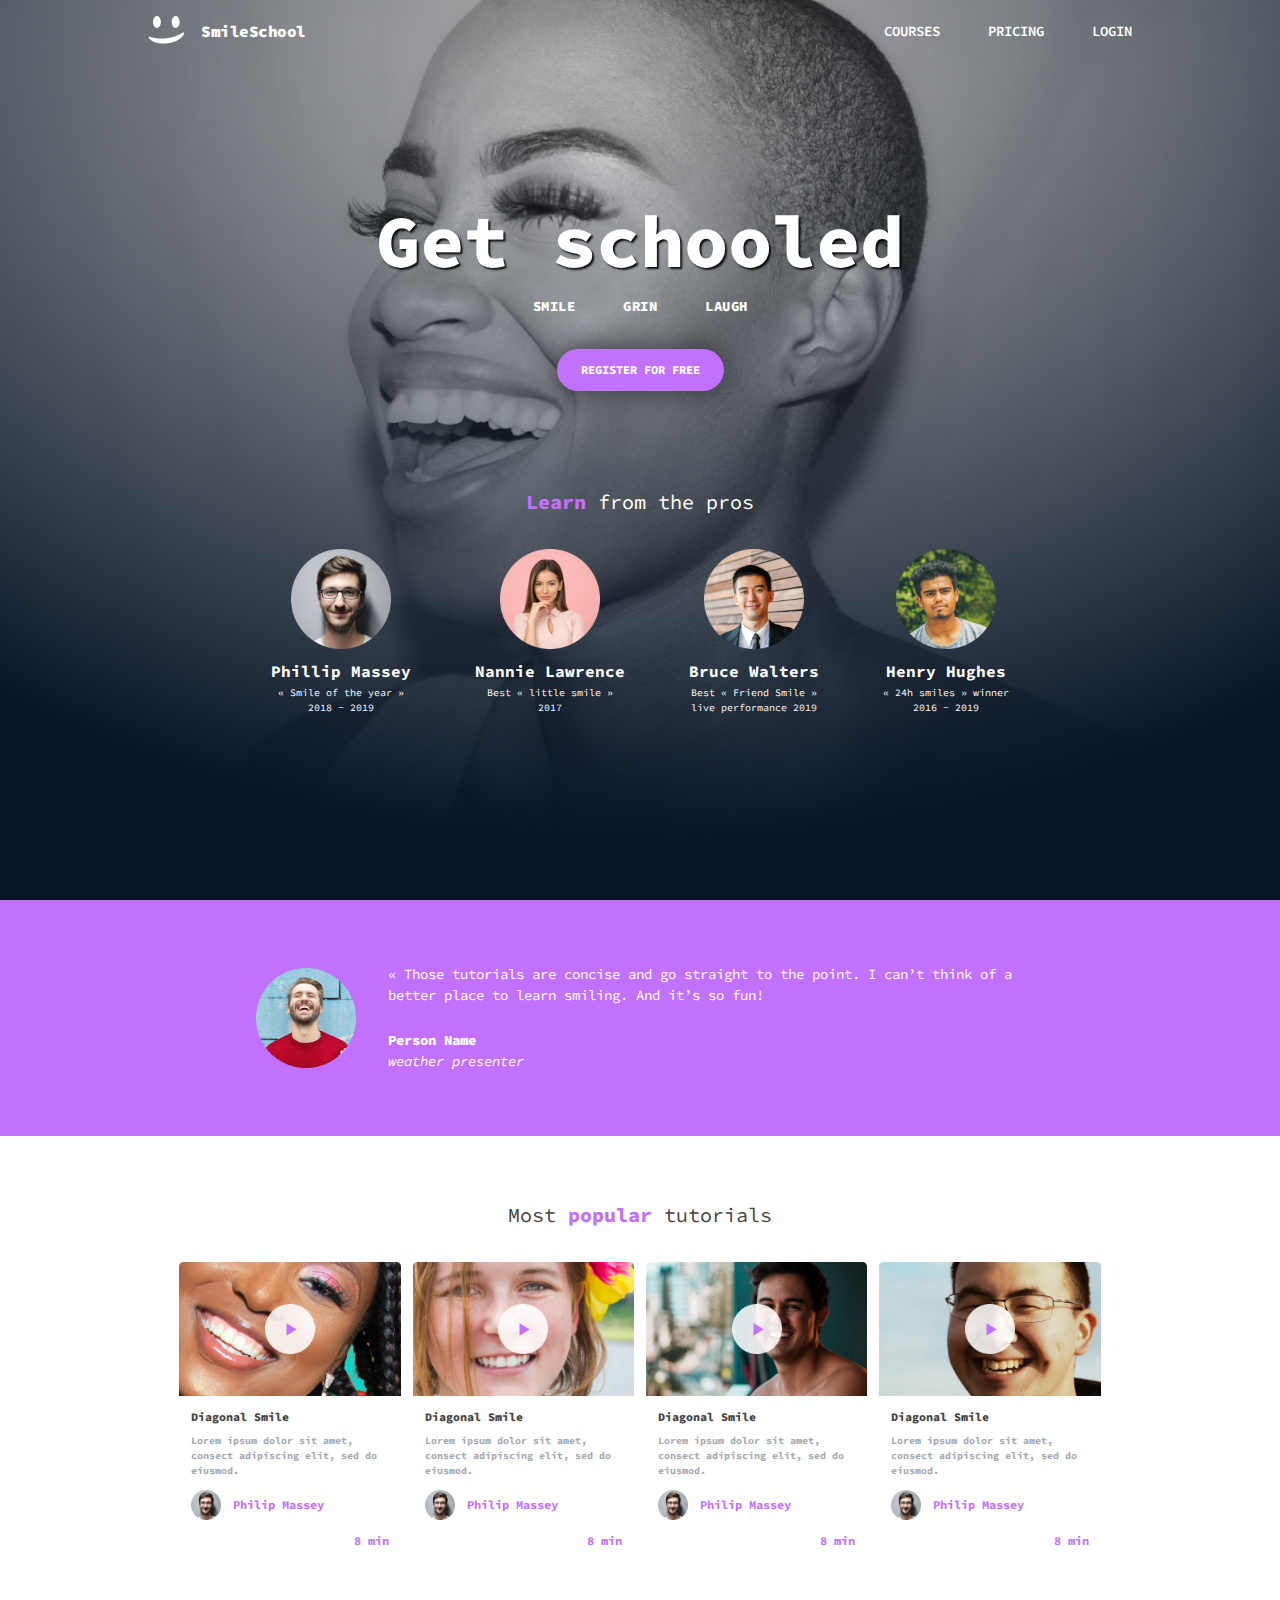
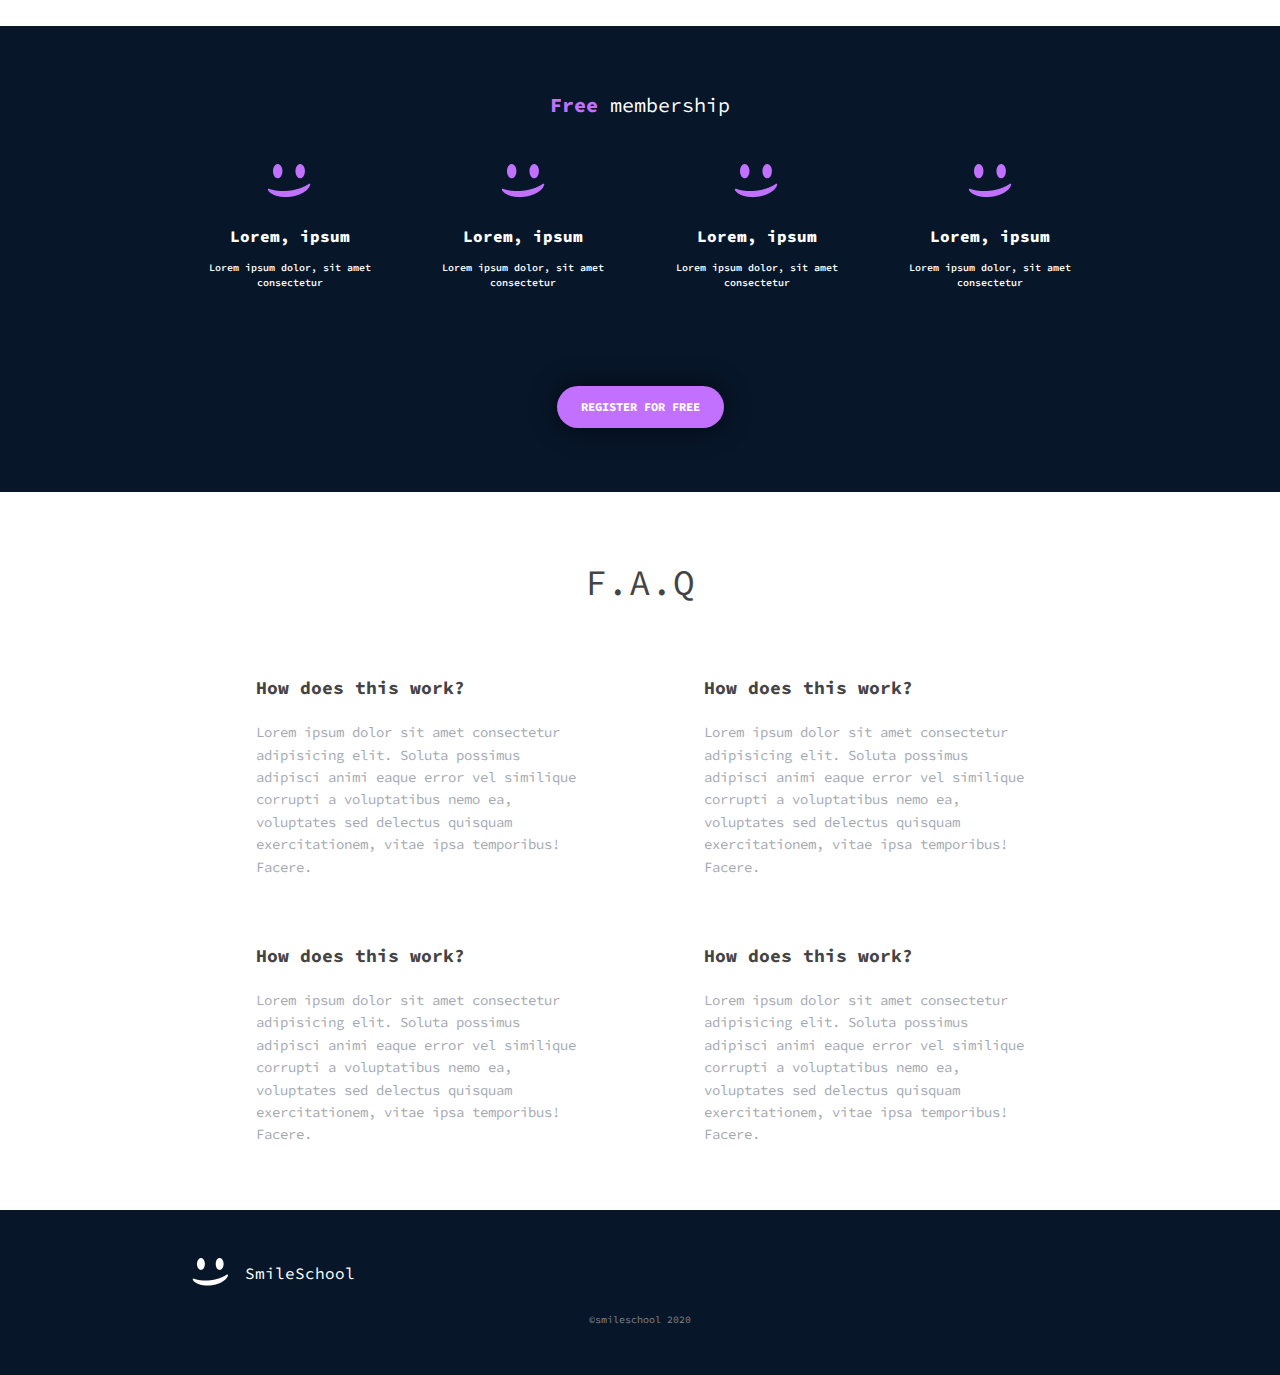
<file: css_advanced/index.html>
<!DOCTYPE html>
<html lang="en">
	<head>
		<meta charset="UTF-8" />
		<meta name="viewport" content="width=device-width, initial-scale=1.0" />

		<!-- fontawesome -->
		<link
			rel="stylesheet"
			href="https://cdnjs.cloudflare.com/ajax/libs/font-awesome/6.6.0/css/all.min.css"
			integrity="sha512-Kc323vGBEqzTmouAECnVceyQqyqdsSiqLQISBL29aUW4U/M7pSPA/gEUZQqv1cwx4OnYxTxve5UMg5GT6L4JJg=="
			crossorigin="anonymous"
			referrerpolicy="no-referrer"
		/>

		<!-- google fonts -->
		<link rel="preconnect" href="https://fonts.googleapis.com" />
		<link rel="preconnect" href="https://fonts.gstatic.com" crossorigin />
		<link
			href="https://fonts.googleapis.com/css2?family=Source+Code+Pro:ital,wght@0,200..900;1,200..900&display=swap"
			rel="stylesheet"
		/>

		<link rel="stylesheet" href="styles.css" />
		<title>School Project</title>
	</head>
	<body>
		<header>
			<nav class="menu">
				<a href="" class="logo"
					><img src="./util/images/smile-orign.png" alt="" />SmileSchool</a
				>
				<ul>
					<li><a href="" class="link course">Courses</a></li>
					<li><a href="" class="link pricing">Pricing</a></li>
					<li><a href="" class="link login">Login</a></li>
				</ul>
				<a href="" class="humburg-menu">
					<i class="fa-solid fa-bars"></i>
				</a>
				<a href="" class="cancel">
					<i class="fa-solid fa-xmark"></i>
				</a>
			</nav>
		</header>

		<main>
			<section id="main-part">
				<div>
					<h1>Get schooled</h1>
					<p class="faces">
						<span>smile</span> <span>grin</span> <span>laugh</span>
					</p>
					<button class="register">register for free</button>
				</div>

				<div class="pro-section">
					<h2 class="heading-secondary">
						<span class="purple-text">Learn</span> from the pros
					</h2>
					<div class="pros">
						<figure class="pro">
							<img src="./util/images/pro1.png" alt="" class="avatar" />
							<figcaption>
								<h4 class="pro-heading">Phillip Massey</h4>
								<p class="pro-text">
									« Smile of the year » <br />
									2018 - 2019
								</p>
							</figcaption>
						</figure>
						<figure class="pro">
							<img src="./util/images/pro2.png" alt="" class="avatar" />
							<figcaption>
								<h4 class="pro-heading">Nannie Lawrence</h4>
								<p class="pro-text">
									Best « little smile » <br />
									2017
								</p>
							</figcaption>
						</figure>
						<figure class="pro">
							<img src="./util/images/pro3.png" alt="" class="avatar" />
							<figcaption>
								<h4 class="pro-heading">Bruce Walters</h4>
								<p class="pro-text">
									Best « Friend Smile » <br />
									live performance 2019
								</p>
							</figcaption>
						</figure>
						<figure class="pro">
							<img src="./util/images/pro4.png" alt="" class="avatar" />
							<figcaption>
								<h4 class="pro-heading">Henry Hughes</h4>
								<p class="pro-text">
									« 24h smiles » winner <br />
									2016 - 2019
								</p>
							</figcaption>
						</figure>
					</div>
				</div>
			</section>

			<section id="quote-section">
				<div class="wrapper">
					<img src="./util/images/testimonial.png" class="avatar" alt="" />
					<div class="testimonial">
						<blockquote>
							« Those tutorials are concise and go straight to the point. I
							can’t think of a better place to learn smiling. And it’s so fun!
						</blockquote>
						<h4 class="author">Person Name</h4>
						<p class="career"><em>weather presenter</em></p>
					</div>
				</div>
			</section>

			<section id="tutorial-section">
				<h2 class="heading-secondary">
					Most <span class="purple-text">popular</span> tutorials
				</h2>
				<div class="tutorials">
					<div class="tutorial">
						<div class="preview">
							<img
								class="tutorial-preview"
								src="./util/images/preview.png"
								alt=""
							/>
							<img class="play" src="./util/images/play.png" alt="" />
						</div>
						<div class="container">
							<h3 class="tutorial-heading">Diagonal Smile</h3>
							<p class="tutorial-text">
								Lorem ipsum dolor sit amet, consect adipiscing elit, sed do
								eiusmod.
							</p>

							<div class="author-details">
								<img
									src="./util/images/pro1.png"
									alt=""
									class="tutorial-author-avatar"
								/>
								<h6 class="tutorial-author-name">Philip Massey</h6>
							</div>

							<div class="tutorial-rating">
								<div class="stars">
									<span><i class="fa-solid fa-star"></i></span>
									<span><i class="fa-solid fa-star"></i></span>
									<span><i class="fa-solid fa-star"></i></span>
									<span><i class="fa-solid fa-star"></i></span>
									<span><i class="fa-solid fa-star"></i></span>
								</div>
								<p class="tutorial-lenght">8 min</p>
							</div>
						</div>
					</div>
					<div class="tutorial">
						<div class="preview">
							<img
								class="tutorial-preview"
								src="./util/images/preview (1).png"
								alt=""
							/>
							<img class="play" src="./util/images/play.png" alt="" />
						</div>
						<div class="container">
							<h3 class="tutorial-heading">Diagonal Smile</h3>
							<p class="tutorial-text">
								Lorem ipsum dolor sit amet, consect adipiscing elit, sed do
								eiusmod.
							</p>

							<div class="author-details">
								<img
									src="./util/images/pro1.png"
									alt=""
									class="tutorial-author-avatar"
								/>
								<h6 class="tutorial-author-name">Philip Massey</h6>
							</div>

							<div class="tutorial-rating">
								<div class="stars">
									<span><i class="fa-solid fa-star"></i></span>
									<span><i class="fa-solid fa-star"></i></span>
									<span><i class="fa-solid fa-star"></i></span>
									<span><i class="fa-solid fa-star"></i></span>
									<span><i class="fa-solid fa-star"></i></span>
								</div>
								<p class="tutorial-lenght">8 min</p>
							</div>
						</div>
					</div>
					<div class="tutorial">
						<div class="preview">
							<img
								class="tutorial-preview"
								src="./util/images/preview (2).png"
								alt=""
							/>
							<img class="play" src="./util/images/play.png" alt="" />
						</div>
						<div class="container">
							<h3 class="tutorial-heading">Diagonal Smile</h3>
							<p class="tutorial-text">
								Lorem ipsum dolor sit amet, consect adipiscing elit, sed do
								eiusmod.
							</p>

							<div class="author-details">
								<img
									src="./util/images/pro1.png"
									alt=""
									class="tutorial-author-avatar"
								/>
								<h6 class="tutorial-author-name">Philip Massey</h6>
							</div>

							<div class="tutorial-rating">
								<div class="stars">
									<span><i class="fa-solid fa-star"></i></span>
									<span><i class="fa-solid fa-star"></i></span>
									<span><i class="fa-solid fa-star"></i></span>
									<span><i class="fa-solid fa-star"></i></span>
									<span><i class="fa-solid fa-star"></i></span>
								</div>
								<p class="tutorial-lenght">8 min</p>
							</div>
						</div>
					</div>
					<div class="tutorial">
						<div class="preview">
							<img
								class="tutorial-preview"
								src="./util/images/preview (3).png"
								alt=""
							/>
							<img class="play" src="./util/images/play.png" alt="" />
						</div>
						<div class="container">
							<h3 class="tutorial-heading">Diagonal Smile</h3>
							<p class="tutorial-text">
								Lorem ipsum dolor sit amet, consect adipiscing elit, sed do
								eiusmod.
							</p>

							<div class="author-details">
								<img
									src="./util/images/pro1.png"
									alt=""
									class="tutorial-author-avatar"
								/>
								<h6 class="tutorial-author-name">Philip Massey</h6>
							</div>

							<div class="tutorial-rating">
								<div class="stars">
									<span><i class="fa-solid fa-star"></i></span>
									<span><i class="fa-solid fa-star"></i></span>
									<span><i class="fa-solid fa-star"></i></span>
									<span><i class="fa-solid fa-star"></i></span>
									<span><i class="fa-solid fa-star"></i></span>
								</div>
								<p class="tutorial-lenght">8 min</p>
							</div>
						</div>
					</div>
				</div>
			</section>

			<section id="membership-section">
				<div class="wrapper">
					<h2 class="heading-secondary">
						<span class="purple-text">Free</span> membership
					</h2>
					<div class="memberships">
						<div class="membership">
							<img src="./util/images/smile.png" alt="" />
							<h4 class="membership-title">Lorem, ipsum</h4>
							<p class="membership-text">
								Lorem ipsum dolor, sit amet consectetur
							</p>
						</div>
						<div class="membership">
							<img src="./util/images/smile.png" alt="" />
							<h4 class="membership-title">Lorem, ipsum</h4>
							<p class="membership-text">
								Lorem ipsum dolor, sit amet consectetur
							</p>
						</div>
						<div class="membership">
							<img src="./util/images/smile.png" alt="" />
							<h4 class="membership-title">Lorem, ipsum</h4>
							<p class="membership-text">
								Lorem ipsum dolor, sit amet consectetur
							</p>
						</div>
						<div class="membership">
							<img src="./util/images/smile.png" alt="" />
							<h4 class="membership-title">Lorem, ipsum</h4>
							<p class="membership-text">
								Lorem ipsum dolor, sit amet consectetur
							</p>
						</div>
					</div>
					<button class="register">register for free</button>
				</div>
			</section>

			<section id="faq-section">
				<h2 class="faq-title-section">F.A.Q</h2>
				<div class="faqs">
					<div class="faq">
						<h4 class="faq-heading">How does this work?</h4>
						<p class="faq-text">
							Lorem ipsum dolor sit amet consectetur adipisicing elit. Soluta
							possimus adipisci animi eaque error vel similique corrupti a
							voluptatibus nemo ea, voluptates sed delectus quisquam
							exercitationem, vitae ipsa temporibus! Facere.
						</p>
					</div>
					<div class="faq">
						<h4 class="faq-heading">How does this work?</h4>
						<p class="faq-text">
							Lorem ipsum dolor sit amet consectetur adipisicing elit. Soluta
							possimus adipisci animi eaque error vel similique corrupti a
							voluptatibus nemo ea, voluptates sed delectus quisquam
							exercitationem, vitae ipsa temporibus! Facere.
						</p>
					</div>
					<div class="faq">
						<h4 class="faq-heading">How does this work?</h4>
						<p class="faq-text">
							Lorem ipsum dolor sit amet consectetur adipisicing elit. Soluta
							possimus adipisci animi eaque error vel similique corrupti a
							voluptatibus nemo ea, voluptates sed delectus quisquam
							exercitationem, vitae ipsa temporibus! Facere.
						</p>
					</div>
					<div class="faq">
						<h4 class="faq-heading">How does this work?</h4>
						<p class="faq-text">
							Lorem ipsum dolor sit amet consectetur adipisicing elit. Soluta
							possimus adipisci animi eaque error vel similique corrupti a
							voluptatibus nemo ea, voluptates sed delectus quisquam
							exercitationem, vitae ipsa temporibus! Facere.
						</p>
					</div>
				</div>
			</section>
		</main>

		<footer>
			<div class="footer-content">
				<a href=""
					><img src="./util/images/smile-orign.png" alt="" /> SmileSchool</a
				>
				<div class="footer-nav">
					<ul>
						<li>
							<a href=""><i class="fa-brands fa-facebook"></i></a>
						</li>
						<li>
							<a href=""><i class="fa-brands fa-twitter"></i></a>
						</li>
						<li>
							<a href=""><i class="fa-brands fa-instagram"></i></a>
						</li>
					</ul>
				</div>
			</div>
			<p>&copy;smileschool 2020</p>
		</footer>
		<script src="app.js"></script>
	</body>
</html>
</file>
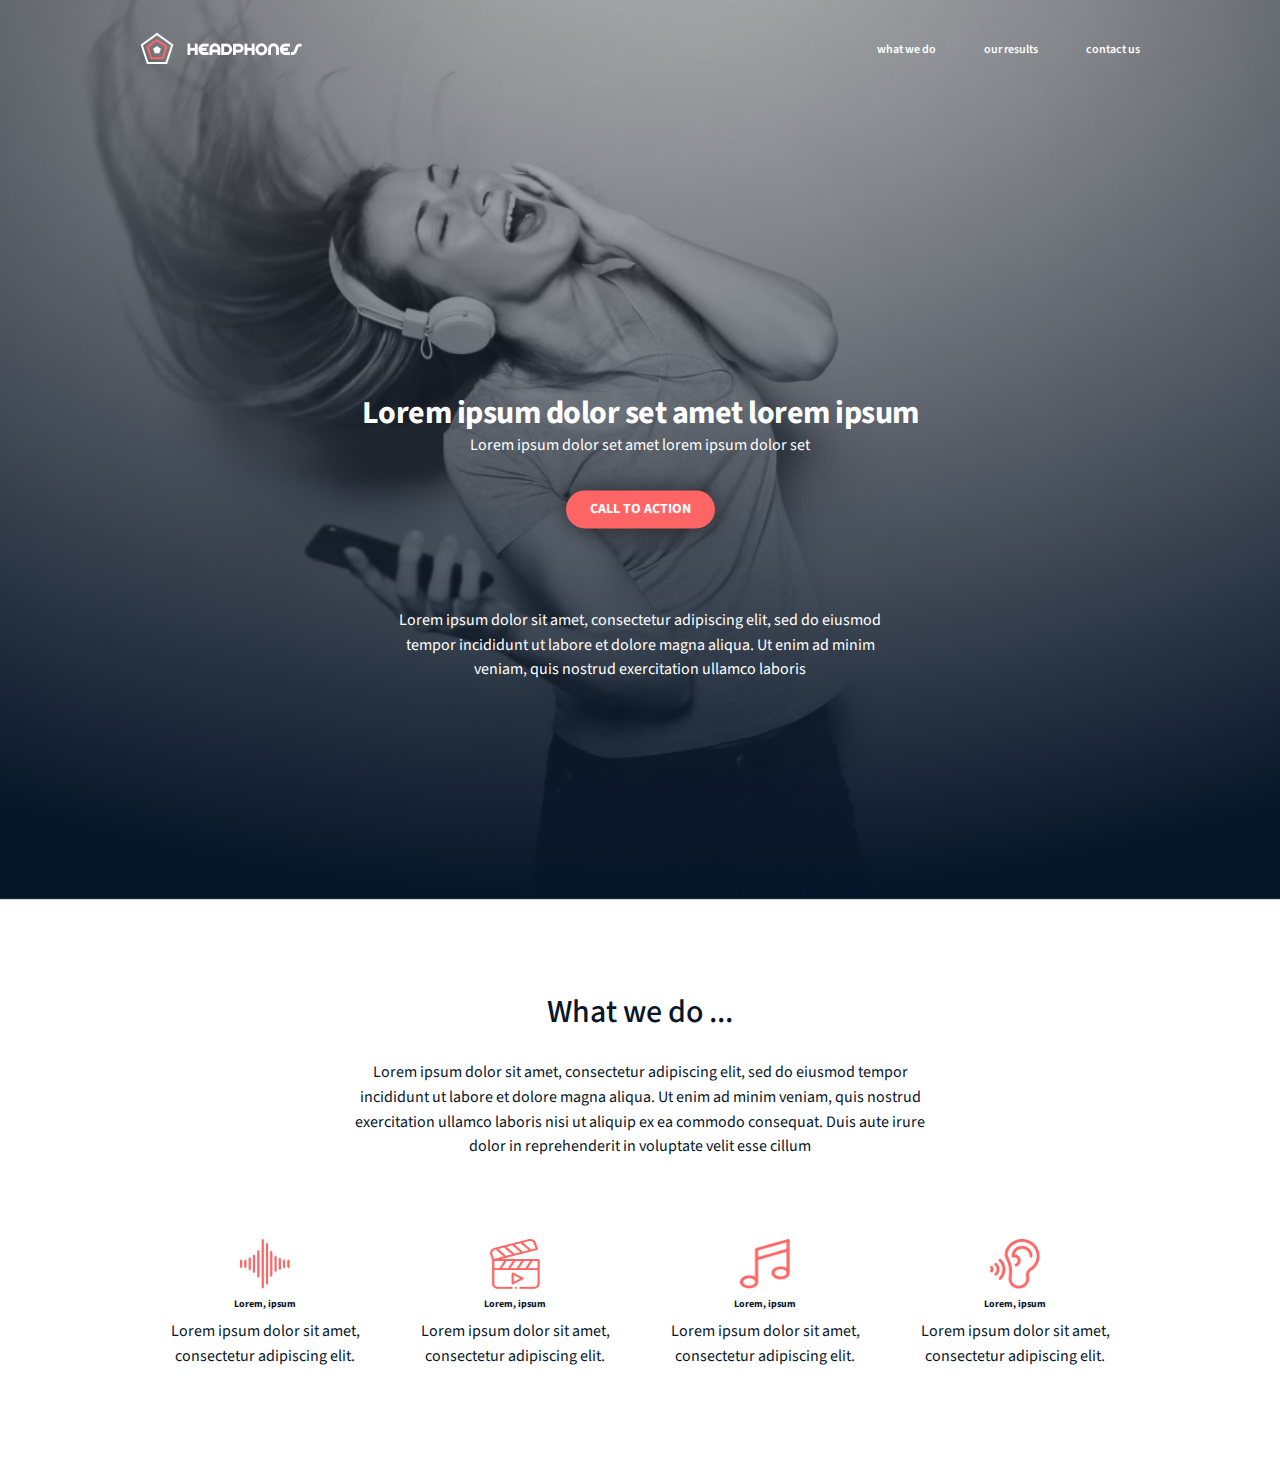
<file: headphones/1-index.html>
<!DOCTYPE html>
<html lang="en">
	<head>
		<meta charset="UTF-8" />
		<meta name="viewport" content="width=device-width, initial-scale=1.0" />
		<!-- Fontawesome cdn -->
		<link
			rel="stylesheet"
			href="https://cdnjs.cloudflare.com/ajax/libs/font-awesome/6.6.0/css/all.min.css"
			integrity="sha512-Kc323vGBEqzTmouAECnVceyQqyqdsSiqLQISBL29aUW4U/M7pSPA/gEUZQqv1cwx4OnYxTxve5UMg5GT6L4JJg=="
			crossorigin="anonymous"
			referrerpolicy="no-referrer"
		/>

		<!-- Google Fonts -->
		<link rel="preconnect" href="https://fonts.googleapis.com" />
		<link rel="preconnect" href="https://fonts.gstatic.com" crossorigin />
		<link
			href="https://fonts.googleapis.com/css2?family=Source+Sans+3:ital,wght@0,200..900;1,200..900&display=swap"
			rel="stylesheet"
		/>
		<link rel="stylesheet" href="style/0-styles.css" />
		<link rel="stylesheet" href="style/1-styles.css" />
		<link rel="stylesheet" href="style/queries.css" />
		<title>Holberton School</title>
	</head>
	<body>
		<header class="">
			<div class="container">
				<a href="" class="logo">
					<img src="./images/logo.png" alt="Logo Image" />
				</a>
				<nav>
					<ul>
						<li><a href="#what-we-do">what we do</a></li>
						<li><a href="#dark">our results</a></li>
						<li><a href="#contact">contact us</a></li>
					</ul>
				</nav>
				<a href="" class="menu" id="triggerId"
					><i class="fa-solid fa-bars"></i
				></a>
				<a href="" class="cancel"><i class="fa-solid fa-xmark"></i></a>
			</div>
		</header>

		<main>
			<section id="hero">
				<div class="container">
					<h1>Lorem ipsum dolor set amet lorem ipsum</h1>
					<p>Lorem ipsum dolor set amet lorem ipsum dolor set</p>
					<a href="" class="cta">call to action</a>
					<p class="description">
						Lorem ipsum dolor sit amet, consectetur adipiscing elit, sed do
						eiusmod tempor incididunt ut labore et dolore magna aliqua. Ut enim
						ad minim veniam, quis nostrud exercitation ullamco laboris
					</p>
				</div>
			</section>

			<section id="what-we-do">
				<div class="container">
					<h2>What we do ...</h2>
					<p>
						Lorem ipsum dolor sit amet, consectetur adipiscing elit, sed do
						eiusmod tempor incididunt ut labore et dolore magna aliqua. Ut enim
						ad minim veniam, quis nostrud exercitation ullamco laboris nisi ut
						aliquip ex ea commodo consequat. Duis aute irure dolor in
						reprehenderit in voluptate velit esse cillum
					</p>

					<div class="icons">
						<div class="card">
							<img src="./images/sound-frecuency.png" alt="" />
							<h4>Lorem, ipsum</h4>
							<p>Lorem ipsum dolor sit amet, consectetur adipiscing elit.</p>
						</div>
						<div class="card">
							<img src="./images/video.png" alt="" />
							<h4>Lorem, ipsum</h4>
							<p>Lorem ipsum dolor sit amet, consectetur adipiscing elit.</p>
						</div>
						<div class="card">
							<img src="./images/music.png" alt="" />
							<h4>Lorem, ipsum</h4>
							<p>Lorem ipsum dolor sit amet, consectetur adipiscing elit.</p>
						</div>
						<div class="card">
							<img src="./images/hearing.png" alt="" />
							<h4>Lorem, ipsum</h4>
							<p>Lorem ipsum dolor sit amet, consectetur adipiscing elit.</p>
						</div>
					</div>
				</div>
			</section>
		</main>

		<script>
			document.querySelector(".menu").addEventListener("click", (e) => {
				document.querySelector("header").classList.add("active");
				document.body.style.overflow = "hidden";
				e.preventDefault();
			});

			document.querySelector(".cancel").addEventListener("click", () => {
				document.querySelector("header").classList.remove("active");
				document.body.style.overflow = "auto";
				e.preventDefault();
			});
		</script>
	</body>
</html>
</file>
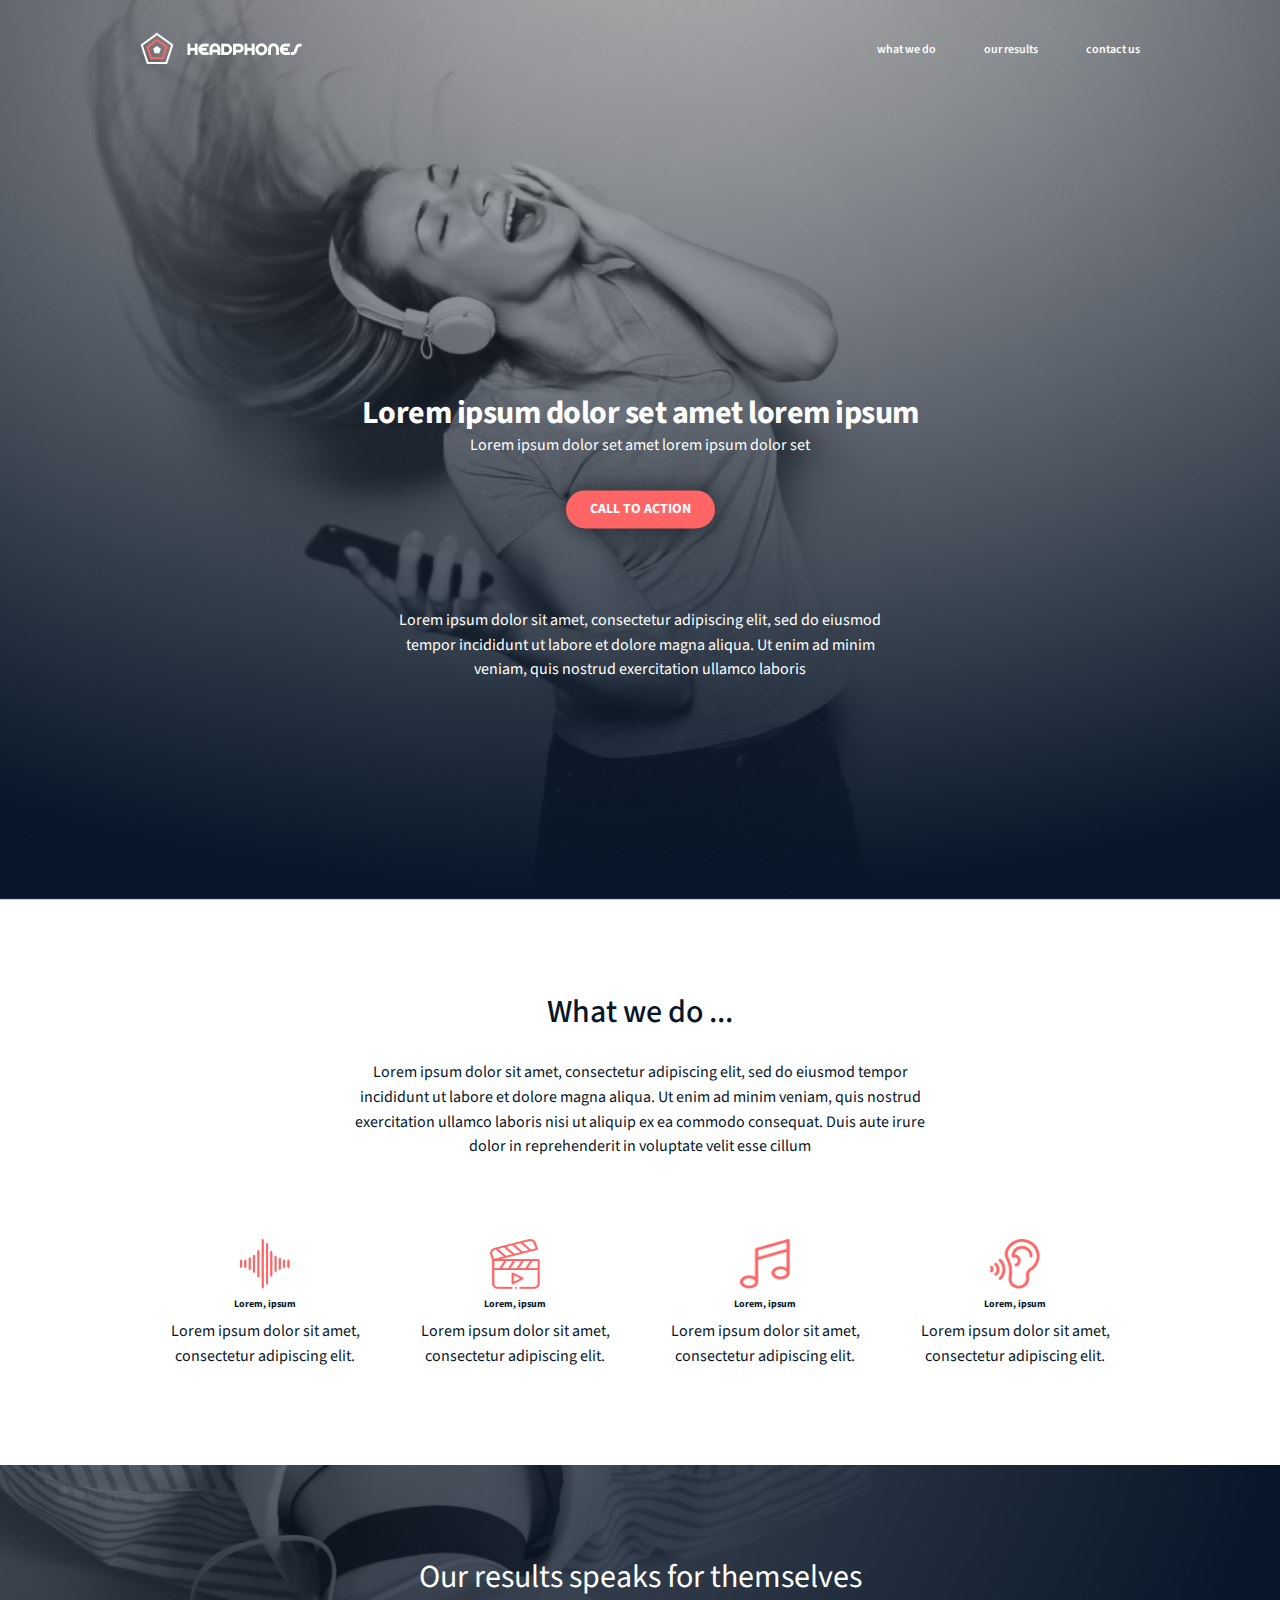
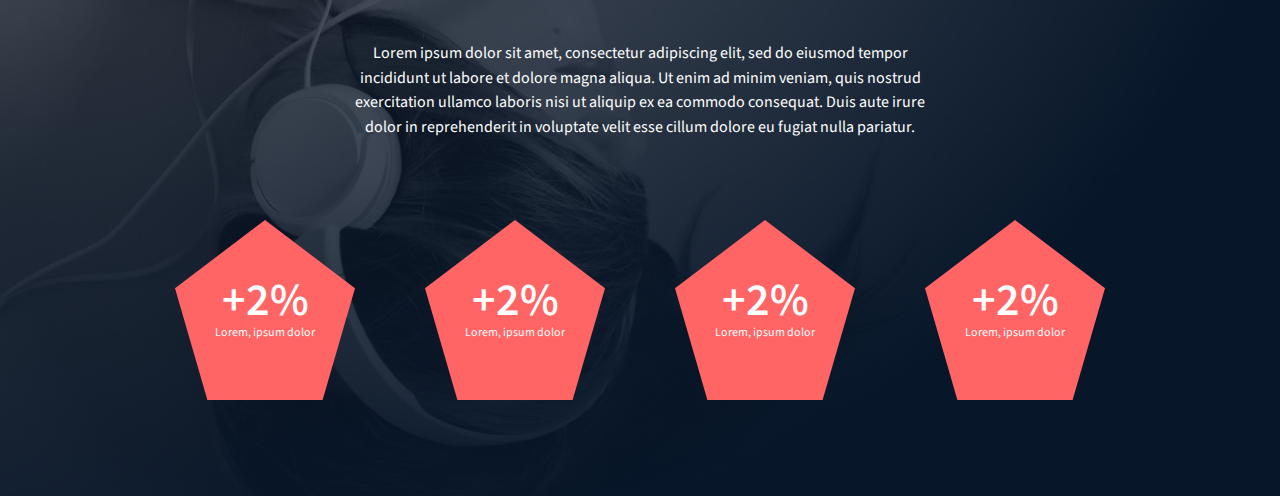
<file: headphones/2-index.html>
<!DOCTYPE html>
<html lang="en">
	<head>
		<meta charset="UTF-8" />
		<meta name="viewport" content="width=device-width, initial-scale=1.0" />
		<!-- Fontawesome cdn -->
		<link
			rel="stylesheet"
			href="https://cdnjs.cloudflare.com/ajax/libs/font-awesome/6.6.0/css/all.min.css"
			integrity="sha512-Kc323vGBEqzTmouAECnVceyQqyqdsSiqLQISBL29aUW4U/M7pSPA/gEUZQqv1cwx4OnYxTxve5UMg5GT6L4JJg=="
			crossorigin="anonymous"
			referrerpolicy="no-referrer"
		/>

		<!-- Google Fonts -->
		<link rel="preconnect" href="https://fonts.googleapis.com" />
		<link rel="preconnect" href="https://fonts.gstatic.com" crossorigin />
		<link
			href="https://fonts.googleapis.com/css2?family=Source+Sans+3:ital,wght@0,200..900;1,200..900&display=swap"
			rel="stylesheet"
		/>
		<link rel="stylesheet" href="style/0-styles.css" />
		<link rel="stylesheet" href="style/1-styles.css" />
		<link rel="stylesheet" href="style/2-styles.css" />
		<link rel="stylesheet" href="style/queries.css" />
		<title>Holberton School</title>
	</head>
	<body>
		<header class="">
			<div class="container">
				<a href="" class="logo">
					<img src="./images/logo.png" alt="Logo Image" />
				</a>
				<nav>
					<ul>
						<li><a href="#what-we-do">what we do</a></li>
						<li><a href="#dark">our results</a></li>
						<li><a href="#contact">contact us</a></li>
					</ul>
				</nav>
				<a href="" class="menu" id="triggerId"
					><i class="fa-solid fa-bars"></i
				></a>
				<a href="" class="cancel"><i class="fa-solid fa-xmark"></i></a>
			</div>
		</header>

		<main>
			<section id="hero">
				<div class="container">
					<h1>Lorem ipsum dolor set amet lorem ipsum</h1>
					<p>Lorem ipsum dolor set amet lorem ipsum dolor set</p>
					<a href="" class="cta">call to action</a>
					<p class="description">
						Lorem ipsum dolor sit amet, consectetur adipiscing elit, sed do
						eiusmod tempor incididunt ut labore et dolore magna aliqua. Ut enim
						ad minim veniam, quis nostrud exercitation ullamco laboris
					</p>
				</div>
			</section>

			<section id="what-we-do">
				<div class="container">
					<h2>What we do ...</h2>
					<p>
						Lorem ipsum dolor sit amet, consectetur adipiscing elit, sed do
						eiusmod tempor incididunt ut labore et dolore magna aliqua. Ut enim
						ad minim veniam, quis nostrud exercitation ullamco laboris nisi ut
						aliquip ex ea commodo consequat. Duis aute irure dolor in
						reprehenderit in voluptate velit esse cillum
					</p>

					<div class="icons">
						<div class="card">
							<img src="./images/sound-frecuency.png" alt="" />
							<h4>Lorem, ipsum</h4>
							<p>Lorem ipsum dolor sit amet, consectetur adipiscing elit.</p>
						</div>
						<div class="card">
							<img src="./images/video.png" alt="" />
							<h4>Lorem, ipsum</h4>
							<p>Lorem ipsum dolor sit amet, consectetur adipiscing elit.</p>
						</div>
						<div class="card">
							<img src="./images/music.png" alt="" />
							<h4>Lorem, ipsum</h4>
							<p>Lorem ipsum dolor sit amet, consectetur adipiscing elit.</p>
						</div>
						<div class="card">
							<img src="./images/hearing.png" alt="" />
							<h4>Lorem, ipsum</h4>
							<p>Lorem ipsum dolor sit amet, consectetur adipiscing elit.</p>
						</div>
					</div>
				</div>
			</section>

			<section id="dark">
				<div class="container">
					<h2>Our results speaks for themselves</h2>
					<p>
						Lorem ipsum dolor sit amet, consectetur adipiscing elit, sed do
						eiusmod tempor incididunt ut labore et dolore magna aliqua. Ut enim
						ad minim veniam, quis nostrud exercitation ullamco laboris nisi ut
						aliquip ex ea commodo consequat. Duis aute irure dolor in
						reprehenderit in voluptate velit esse cillum dolore eu fugiat nulla
						pariatur.
					</p>
					<div class="dots">
						<div class="dot">
							<div class="content">
								<h4>+2%</h4>
								<p class="dot-text">Lorem, ipsum dolor</p>
							</div>
						</div>
						<div class="dot">
							<div class="content">
								<h4>+2%</h4>
								<p>Lorem, ipsum dolor</p>
							</div>
						</div>
						<div class="dot">
							<div class="content">
								<h4>+2%</h4>
								<p>Lorem, ipsum dolor</p>
							</div>
						</div>
						<div class="dot">
							<div class="content">
								<h4>+2%</h4>
								<p>Lorem, ipsum dolor</p>
							</div>
						</div>
					</div>
				</div>
			</section>
		</main>

		<script>
			document.querySelector(".menu").addEventListener("click", (e) => {
				document.querySelector("header").classList.add("active");
				document.body.style.overflow = "hidden";
				e.preventDefault();
			});

			document.querySelector(".cancel").addEventListener("click", () => {
				document.querySelector("header").classList.remove("active");
				document.body.style.overflow = "auto";
				e.preventDefault();
			});
		</script>
	</body>
</html>
</file>
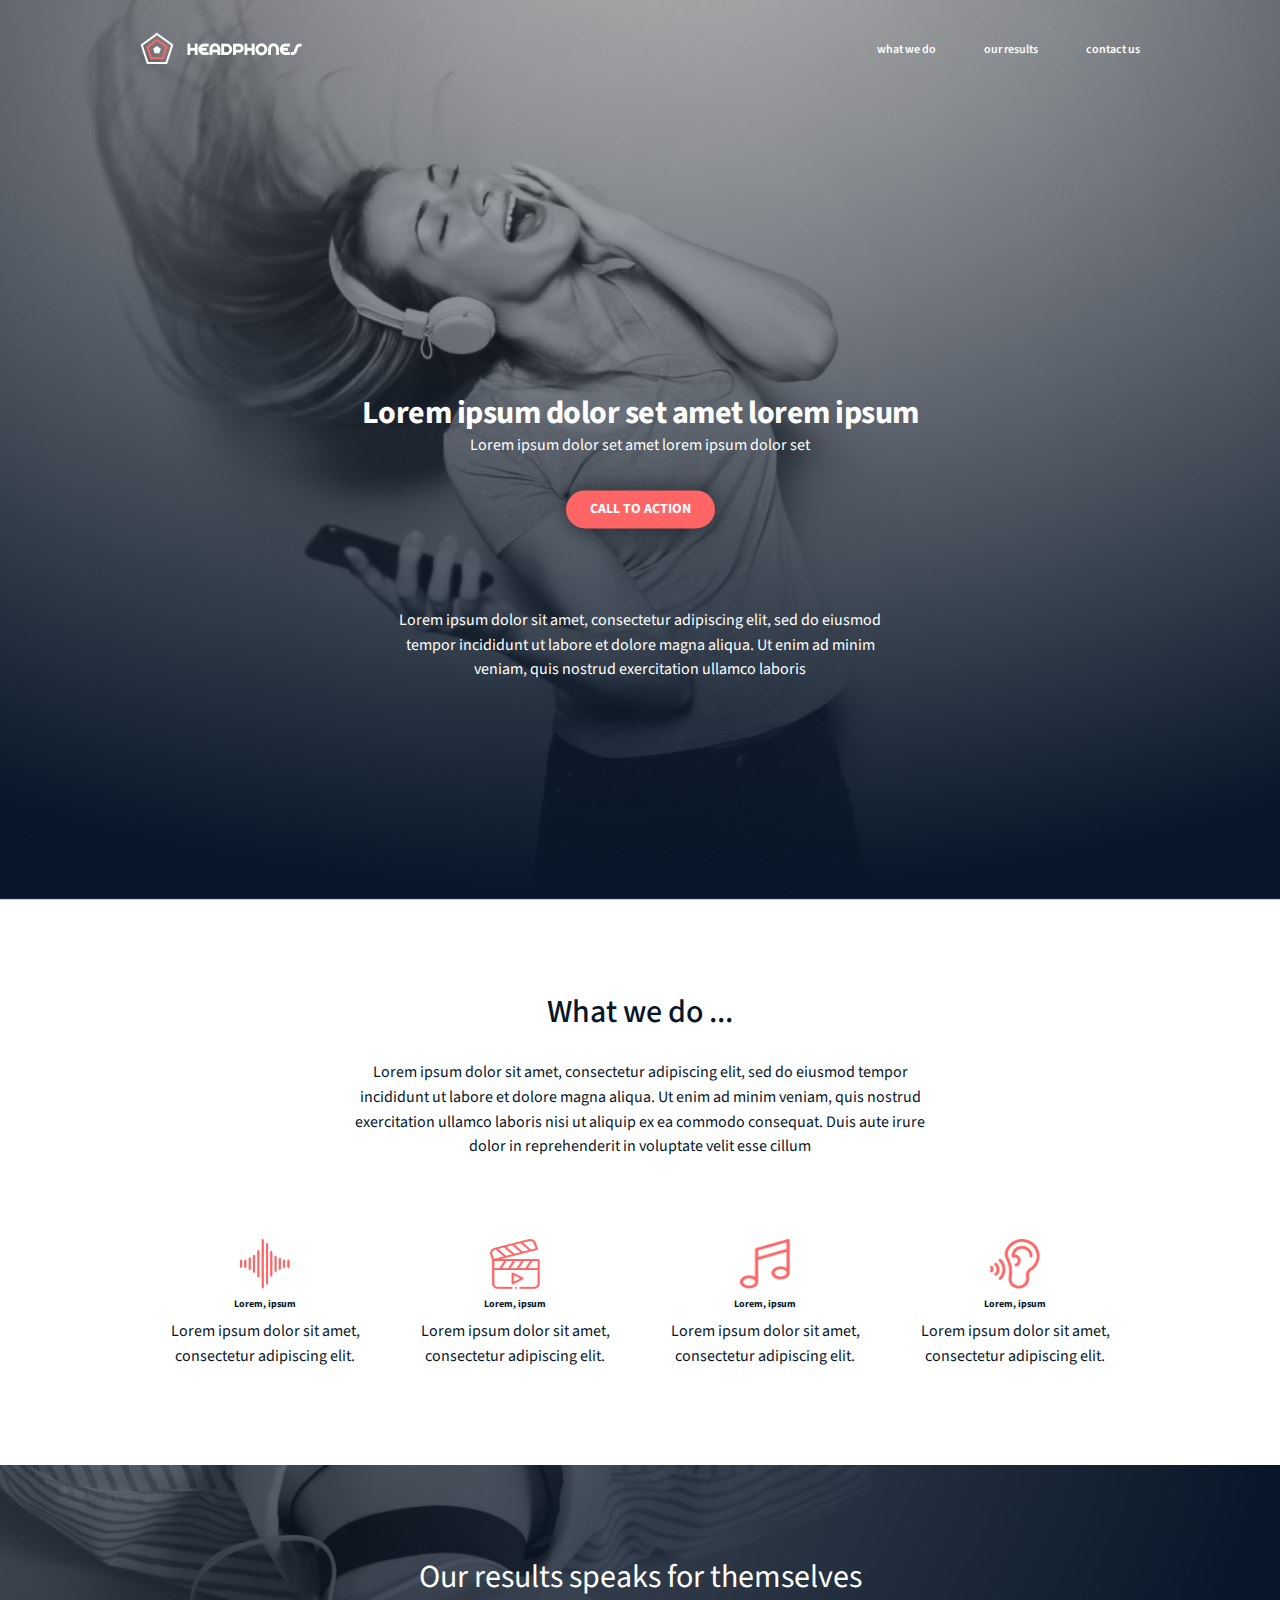
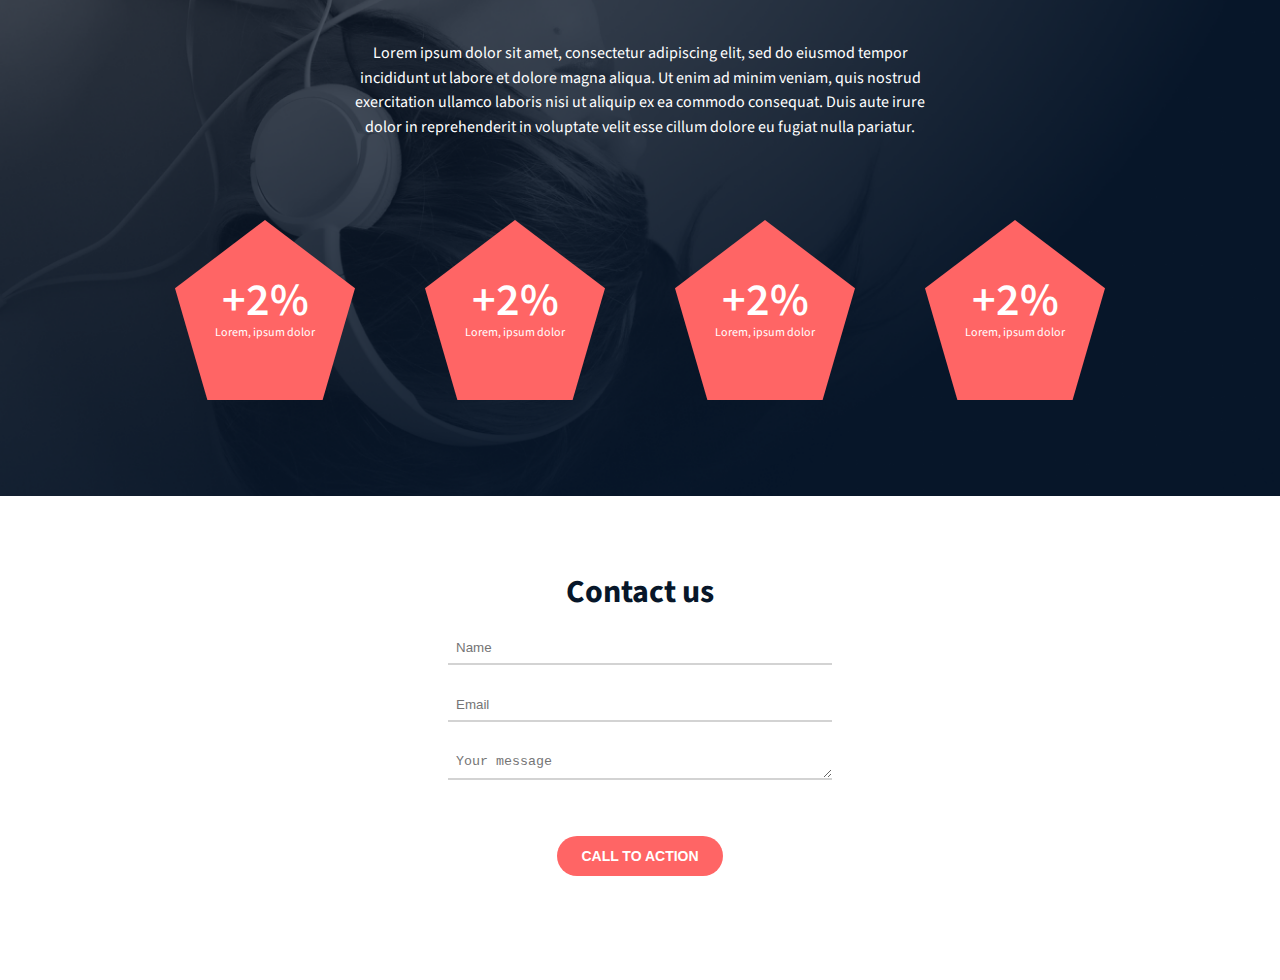
<file: headphones/3-index.html>
<!DOCTYPE html>
<html lang="en">
	<head>
		<meta charset="UTF-8" />
		<meta name="viewport" content="width=device-width, initial-scale=1.0" />
		<!-- Fontawesome cdn -->
		<link
			rel="stylesheet"
			href="https://cdnjs.cloudflare.com/ajax/libs/font-awesome/6.6.0/css/all.min.css"
			integrity="sha512-Kc323vGBEqzTmouAECnVceyQqyqdsSiqLQISBL29aUW4U/M7pSPA/gEUZQqv1cwx4OnYxTxve5UMg5GT6L4JJg=="
			crossorigin="anonymous"
			referrerpolicy="no-referrer"
		/>

		<!-- Google Fonts -->
		<link rel="preconnect" href="https://fonts.googleapis.com" />
		<link rel="preconnect" href="https://fonts.gstatic.com" crossorigin />
		<link
			href="https://fonts.googleapis.com/css2?family=Source+Sans+3:ital,wght@0,200..900;1,200..900&display=swap"
			rel="stylesheet"
		/>
		<link rel="stylesheet" href="style/0-styles.css" />
		<link rel="stylesheet" href="style/1-styles.css" />
		<link rel="stylesheet" href="style/2-styles.css" />
		<link rel="stylesheet" href="style/3-styles.css" />
		<link rel="stylesheet" href="style/queries.css" />
		<title>Holberton School</title>
	</head>
	<body>
		<header class="">
			<div class="container">
				<a href="" class="logo">
					<img src="./images/logo.png" alt="Logo Image" />
				</a>
				<nav>
					<ul>
						<li><a href="#what-we-do">what we do</a></li>
						<li><a href="#dark">our results</a></li>
						<li><a href="#contact">contact us</a></li>
					</ul>
				</nav>
				<a href="" class="menu" id="triggerId"
					><i class="fa-solid fa-bars"></i
				></a>
				<a href="" class="cancel"><i class="fa-solid fa-xmark"></i></a>
			</div>
		</header>

		<main>
			<section id="hero">
				<div class="container">
					<h1>Lorem ipsum dolor set amet lorem ipsum</h1>
					<p>Lorem ipsum dolor set amet lorem ipsum dolor set</p>
					<a href="" class="cta">call to action</a>
					<p class="description">
						Lorem ipsum dolor sit amet, consectetur adipiscing elit, sed do
						eiusmod tempor incididunt ut labore et dolore magna aliqua. Ut enim
						ad minim veniam, quis nostrud exercitation ullamco laboris
					</p>
				</div>
			</section>

			<section id="what-we-do">
				<div class="container">
					<h2>What we do ...</h2>
					<p>
						Lorem ipsum dolor sit amet, consectetur adipiscing elit, sed do
						eiusmod tempor incididunt ut labore et dolore magna aliqua. Ut enim
						ad minim veniam, quis nostrud exercitation ullamco laboris nisi ut
						aliquip ex ea commodo consequat. Duis aute irure dolor in
						reprehenderit in voluptate velit esse cillum
					</p>

					<div class="icons">
						<div class="card">
							<img src="./images/sound-frecuency.png" alt="" />
							<h4>Lorem, ipsum</h4>
							<p>Lorem ipsum dolor sit amet, consectetur adipiscing elit.</p>
						</div>
						<div class="card">
							<img src="./images/video.png" alt="" />
							<h4>Lorem, ipsum</h4>
							<p>Lorem ipsum dolor sit amet, consectetur adipiscing elit.</p>
						</div>
						<div class="card">
							<img src="./images/music.png" alt="" />
							<h4>Lorem, ipsum</h4>
							<p>Lorem ipsum dolor sit amet, consectetur adipiscing elit.</p>
						</div>
						<div class="card">
							<img src="./images/hearing.png" alt="" />
							<h4>Lorem, ipsum</h4>
							<p>Lorem ipsum dolor sit amet, consectetur adipiscing elit.</p>
						</div>
					</div>
				</div>
			</section>

			<section id="dark">
				<div class="container">
					<h2>Our results speaks for themselves</h2>
					<p>
						Lorem ipsum dolor sit amet, consectetur adipiscing elit, sed do
						eiusmod tempor incididunt ut labore et dolore magna aliqua. Ut enim
						ad minim veniam, quis nostrud exercitation ullamco laboris nisi ut
						aliquip ex ea commodo consequat. Duis aute irure dolor in
						reprehenderit in voluptate velit esse cillum dolore eu fugiat nulla
						pariatur.
					</p>
					<div class="dots">
						<div class="dot">
							<div class="content">
								<h4>+2%</h4>
								<p class="dot-text">Lorem, ipsum dolor</p>
							</div>
						</div>
						<div class="dot">
							<div class="content">
								<h4>+2%</h4>
								<p>Lorem, ipsum dolor</p>
							</div>
						</div>
						<div class="dot">
							<div class="content">
								<h4>+2%</h4>
								<p>Lorem, ipsum dolor</p>
							</div>
						</div>
						<div class="dot">
							<div class="content">
								<h4>+2%</h4>
								<p>Lorem, ipsum dolor</p>
							</div>
						</div>
					</div>
				</div>
			</section>

			<section id="contact">
				<div class="container">
					<h2>Contact us</h2>

					<form action="">
						<fieldset>
							<input type="text" name="name" id="name" placeholder="Name" />
							<input type="email" name="email" id="email" placeholder="Email" />
							<textarea
								name="comment"
								id="comment"
								placeholder="Your message"
							></textarea>
						</fieldset>
						<button class="cta" type="submit">Call to action</button>
					</form>
				</div>
			</section>
		</main>

		<script>
			document.querySelector(".menu").addEventListener("click", (e) => {
				document.querySelector("header").classList.add("active");
				document.body.style.overflow = "hidden";
				e.preventDefault();
			});

			document.querySelector(".cancel").addEventListener("click", () => {
				document.querySelector("header").classList.remove("active");
				document.body.style.overflow = "auto";
				e.preventDefault();
			});
		</script>
	</body>
</html>
</file>
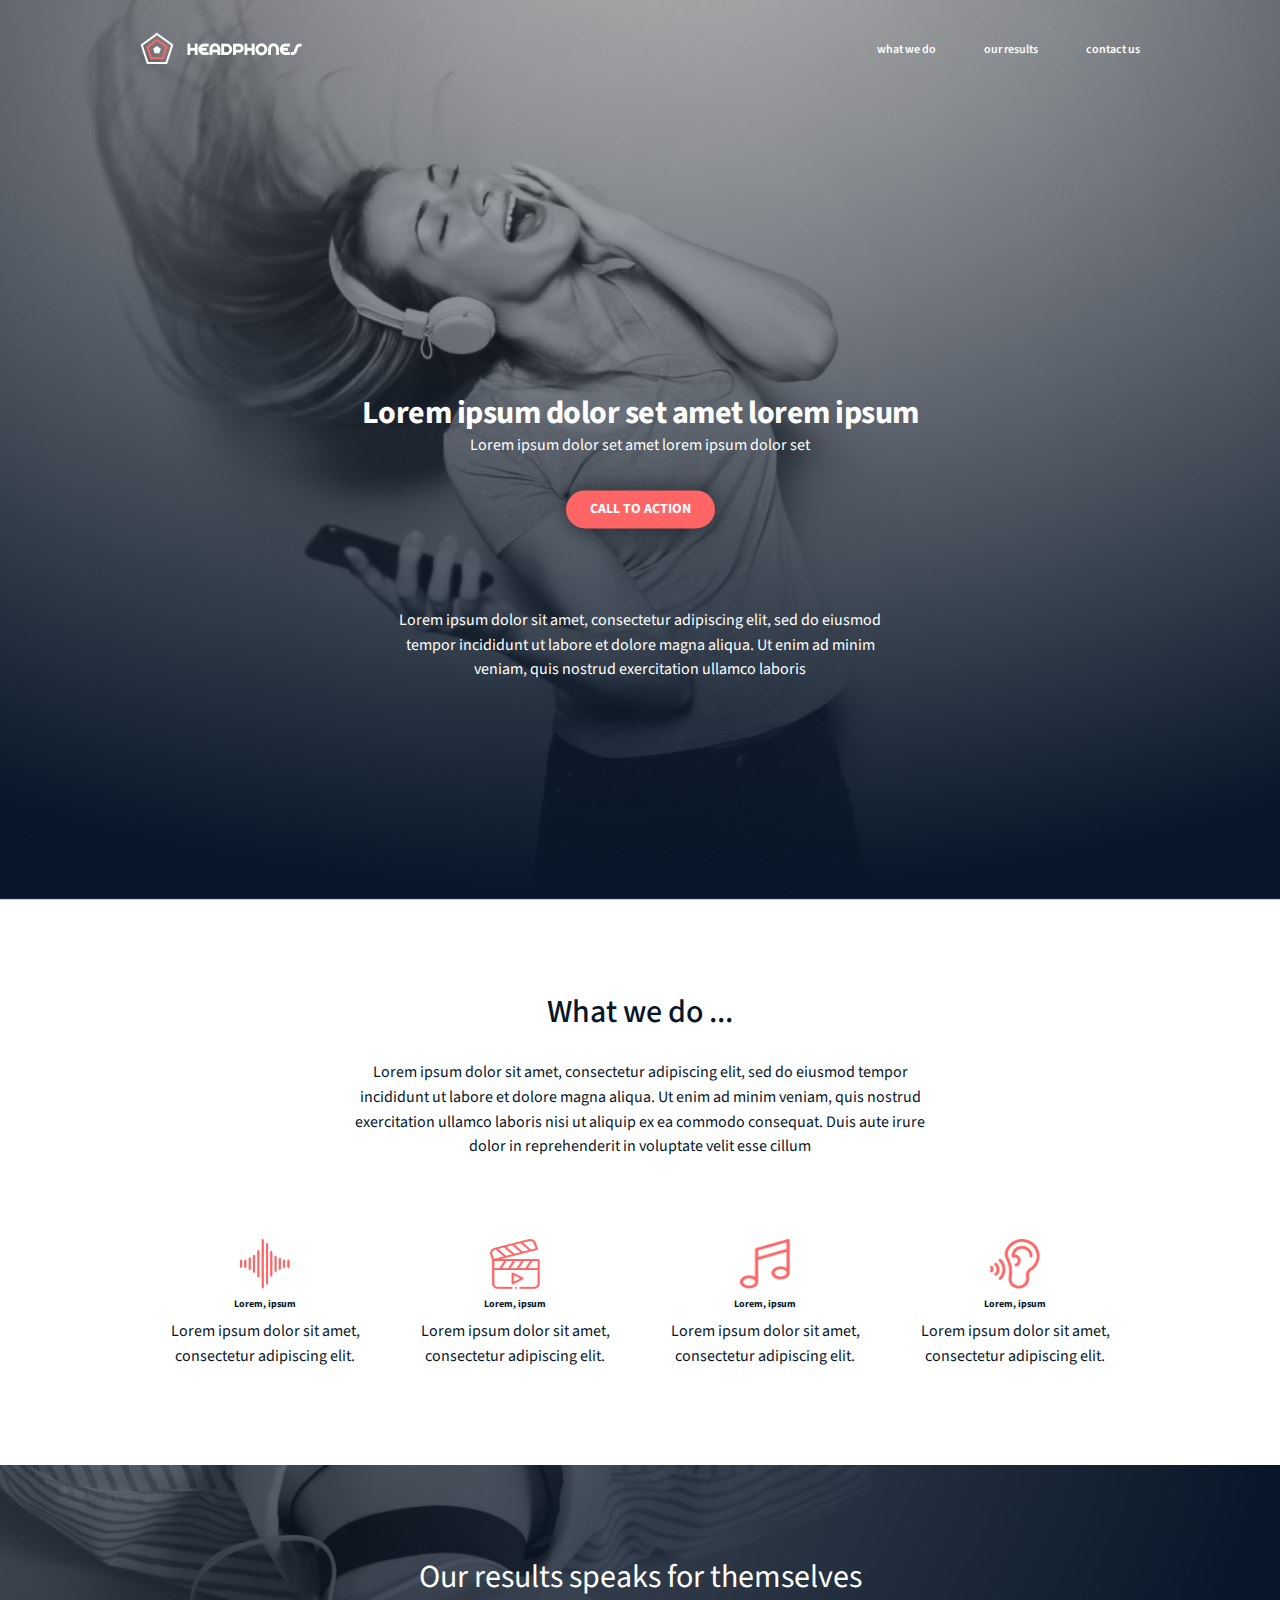
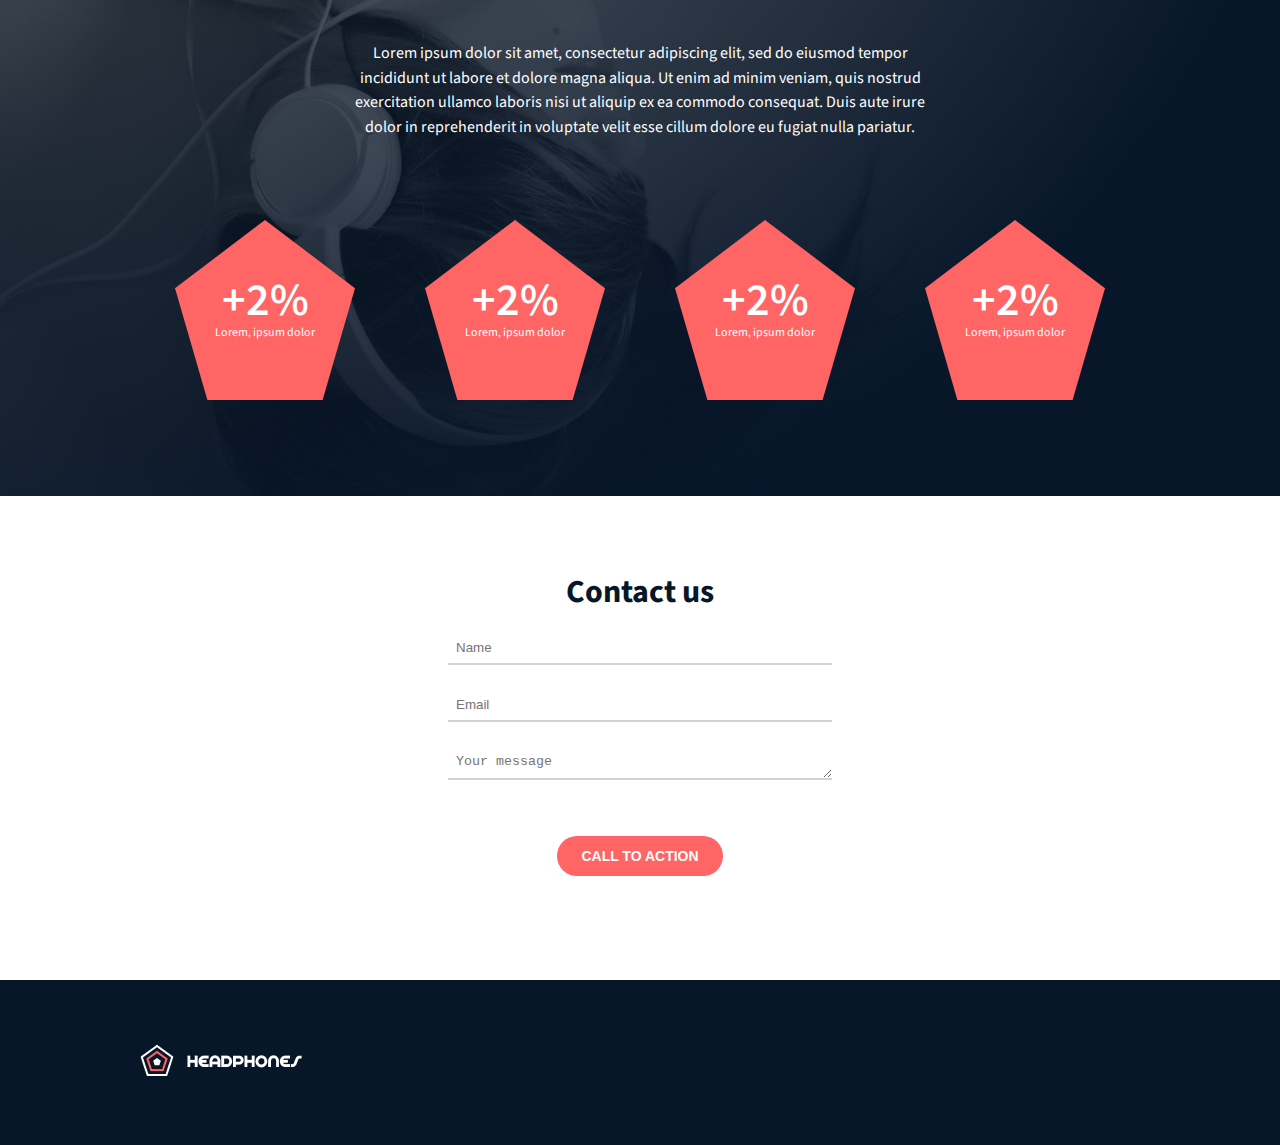
<file: headphones/4-index.html>
<!DOCTYPE html>
<html lang="en">
	<head>
		<meta charset="UTF-8" />
		<meta name="viewport" content="width=device-width, initial-scale=1.0" />
		<!-- Fontawesome cdn -->
		<link
			rel="stylesheet"
			href="https://cdnjs.cloudflare.com/ajax/libs/font-awesome/6.6.0/css/all.min.css"
			integrity="sha512-Kc323vGBEqzTmouAECnVceyQqyqdsSiqLQISBL29aUW4U/M7pSPA/gEUZQqv1cwx4OnYxTxve5UMg5GT6L4JJg=="
			crossorigin="anonymous"
			referrerpolicy="no-referrer"
		/>

		<!-- Google Fonts -->
		<link rel="preconnect" href="https://fonts.googleapis.com" />
		<link rel="preconnect" href="https://fonts.gstatic.com" crossorigin />
		<link
			href="https://fonts.googleapis.com/css2?family=Source+Sans+3:ital,wght@0,200..900;1,200..900&display=swap"
			rel="stylesheet"
		/>
		<link rel="stylesheet" href="style/0-styles.css" />
		<link rel="stylesheet" href="style/1-styles.css" />
		<link rel="stylesheet" href="style/2-styles.css" />
		<link rel="stylesheet" href="style/3-styles.css" />
		<link rel="stylesheet" href="style/4-styles.css" />
		<link rel="stylesheet" href="style/queries.css" />
		<title>Holberton School</title>
	</head>
	<body>
		<header class="">
			<div class="container">
				<a href="" class="logo">
					<img src="./images/logo.png" alt="Logo Image" />
				</a>
				<nav>
					<ul>
						<li><a href="#what-we-do">what we do</a></li>
						<li><a href="#dark">our results</a></li>
						<li><a href="#contact">contact us</a></li>
					</ul>
				</nav>
				<a href="" class="menu" id="triggerId"
					><i class="fa-solid fa-bars"></i
				></a>
				<a href="" class="cancel"><i class="fa-solid fa-xmark"></i></a>
			</div>
		</header>

		<main>
			<section id="hero">
				<div class="container">
					<h1>Lorem ipsum dolor set amet lorem ipsum</h1>
					<p>Lorem ipsum dolor set amet lorem ipsum dolor set</p>
					<a href="" class="cta">call to action</a>
					<p class="description">
						Lorem ipsum dolor sit amet, consectetur adipiscing elit, sed do
						eiusmod tempor incididunt ut labore et dolore magna aliqua. Ut enim
						ad minim veniam, quis nostrud exercitation ullamco laboris
					</p>
				</div>
			</section>

			<section id="what-we-do">
				<div class="container">
					<h2>What we do ...</h2>
					<p>
						Lorem ipsum dolor sit amet, consectetur adipiscing elit, sed do
						eiusmod tempor incididunt ut labore et dolore magna aliqua. Ut enim
						ad minim veniam, quis nostrud exercitation ullamco laboris nisi ut
						aliquip ex ea commodo consequat. Duis aute irure dolor in
						reprehenderit in voluptate velit esse cillum
					</p>

					<div class="icons">
						<div class="card">
							<img src="./images/sound-frecuency.png" alt="" />
							<h4>Lorem, ipsum</h4>
							<p>Lorem ipsum dolor sit amet, consectetur adipiscing elit.</p>
						</div>
						<div class="card">
							<img src="./images/video.png" alt="" />
							<h4>Lorem, ipsum</h4>
							<p>Lorem ipsum dolor sit amet, consectetur adipiscing elit.</p>
						</div>
						<div class="card">
							<img src="./images/music.png" alt="" />
							<h4>Lorem, ipsum</h4>
							<p>Lorem ipsum dolor sit amet, consectetur adipiscing elit.</p>
						</div>
						<div class="card">
							<img src="./images/hearing.png" alt="" />
							<h4>Lorem, ipsum</h4>
							<p>Lorem ipsum dolor sit amet, consectetur adipiscing elit.</p>
						</div>
					</div>
				</div>
			</section>

			<section id="dark">
				<div class="container">
					<h2>Our results speaks for themselves</h2>
					<p>
						Lorem ipsum dolor sit amet, consectetur adipiscing elit, sed do
						eiusmod tempor incididunt ut labore et dolore magna aliqua. Ut enim
						ad minim veniam, quis nostrud exercitation ullamco laboris nisi ut
						aliquip ex ea commodo consequat. Duis aute irure dolor in
						reprehenderit in voluptate velit esse cillum dolore eu fugiat nulla
						pariatur.
					</p>
					<div class="dots">
						<div class="dot">
							<div class="content">
								<h4>+2%</h4>
								<p class="dot-text">Lorem, ipsum dolor</p>
							</div>
						</div>
						<div class="dot">
							<div class="content">
								<h4>+2%</h4>
								<p>Lorem, ipsum dolor</p>
							</div>
						</div>
						<div class="dot">
							<div class="content">
								<h4>+2%</h4>
								<p>Lorem, ipsum dolor</p>
							</div>
						</div>
						<div class="dot">
							<div class="content">
								<h4>+2%</h4>
								<p>Lorem, ipsum dolor</p>
							</div>
						</div>
					</div>
				</div>
			</section>

			<section id="contact">
				<div class="container">
					<h2>Contact us</h2>

					<form action="">
						<fieldset>
							<input type="text" name="name" id="name" placeholder="Name" />
							<input type="email" name="email" id="email" placeholder="Email" />
							<textarea
								name="comment"
								id="comment"
								placeholder="Your message"
							></textarea>
						</fieldset>
						<button class="cta" type="submit">Call to action</button>
					</form>
				</div>
			</section>
		</main>

		<footer>
			<div class="container">
				<a href=""><img src="./images/logo.png" alt="" /></a>
				<ul>
					<li>
						<a href=""><i class="fa-brands fa-facebook"></i></a>
					</li>
					<li>
						<a href=""><i class="fa-brands fa-instagram"></i></a>
					</li>
					<li>
						<a href=""><i class="fa-brands fa-x-twitter"></i></a>
					</li>
				</ul>
			</div>
		</footer>

		<script>
			document.querySelector(".menu").addEventListener("click", (e) => {
				document.querySelector("header").classList.add("active");
				document.body.style.overflow = "hidden";
				e.preventDefault();
			});

			document.querySelector(".cancel").addEventListener("click", () => {
				document.querySelector("header").classList.remove("active");
				document.body.style.overflow = "auto";
				e.preventDefault();
			});
		</script>
	</body>
</html>
</file>
<file: css_advanced/styles.css>
/* ----------------------------------------- */
/* Global Styles */
/* ----------------------------------------- */
/* 
- Font sizes (px)
      10 / 12 / 14 / 16 / 18 / 20 / 24 / 30 / 36 / 44 / 52 / 62 / 74 / 86 / 98

- Spacing system (px)
      2 / 4 / 8 / 12 / 16 / 24 / 32 / 48 / 64 / 80 / 96 / 128
*/

:root {
	--purple-clr: #c271ff;
	--pruple-clr-light: #af66e6;

	--dark-clr: #071629;
}

*,
*::before,
*::after {
	box-sizing: border-box;
}

* {
	margin: 0;
}

html {
	font-size: 62.5%;
}

body {
	font-family: "Source Code Pro", system-ui;
	line-height: 1.5;
	-webkit-font-smoothing: antialiased;
	font-weight: 400;
	color: #444;
	position: relative;
	transition: all 0.4s ease-in-out;
	overflow-x: hidden;
}

img,
picture,
video,
canvas,
svg {
	display: block;
	max-width: 100%;
}

input,
button,
textarea,
select {
	font: inherit;
}

p,
h1,
h2,
h3,
h4,
h5,
h6 {
	overflow-wrap: break-word;
}

#root,
#__next {
	isolation: isolate;
}

a {
	text-decoration: none;
}

h2.heading-secondary {
	margin-bottom: 3.2rem;
	font-size: 2rem;
	font-weight: normal;
	text-align: center;

	.purple-text {
		color: var(--purple-clr);
	}
}

.register {
	background-color: var(--purple-clr);
	border-radius: 50px;
	border: none;
	box-shadow: 0 0 24px 4px rgba(0, 0, 0, 0.4);
	color: currentColor;
	padding: 1.2rem 2.4rem;
	text-transform: uppercase;
	font-weight: 700;
	font-size: 1.2rem;
	margin-top: 3.2rem;
	cursor: pointer;
	transition: all 0.4s ease-in-out;
}

.register:hover {
	background-color: var(--pruple-clr-light);
}

.purple-text {
	font-weight: 800;
}

/* ----------------------------------------- */
/* Header Styles */
/* ----------------------------------------- */
header {
	width: 80%;
	margin: auto;
	position: absolute;
	top: 0;
	left: 0;
	right: 0;
	color: #fff;
	padding: 1.6rem 2rem;
	font-size: 1.6rem;

	nav {
		display: flex;
		align-items: center;
		justify-content: space-between;

		ul,
		a {
			display: flex;
			align-items: center;
			color: currentColor;
			list-style: none;
		}

		a:not(a.link) {
			gap: 1.6rem;
			font-weight: 900;
			letter-spacing: -0.5px;
		}

		ul {
			gap: 4.8rem;
			text-transform: uppercase;
			font-weight: 600;

			a {
				font-size: 1.4rem;
				transition: all 0.1s ease-in-out;
				text-decoration: underline transparent;
			}

			a:hover {
				text-decoration-color: var(--pruple-clr-light);
				text-decoration-thickness: 3px;
			}
		}
		.humburg-menu,
		.cancel {
			display: none;
		}
	}
}

/* ----------------------------------------- */
/* Main Part Styles */
/* ----------------------------------------- */
section#main-part {
	width: 100%;
	height: 100vh;
	background-image: url("./util/images/background.png");
	background-repeat: no-repeat;
	background-size: cover;
	background-position: center;
	display: flex;
	justify-content: center;
	align-items: center;
	flex-direction: column;
	text-align: center;
	color: #fff;

	h1 {
		font-size: 7.4rem;
		font-weight: 800;
		text-shadow: 2px 2px 2px rgba(0, 0, 0, 0.9);
	}

	p.faces {
		text-transform: uppercase;
		font-weight: 800;
		font-size: 1.4rem;
		letter-spacing: 0.5px;
		display: flex;
		justify-content: center;
		gap: 4.8rem;
	}

	.register {
		margin-bottom: 9.6rem;
	}

	.pro-section {
		.pros {
			display: flex;
			align-items: center;
			gap: 6.4rem;

			.pro {
				display: flex;
				align-items: center;
				flex-direction: column;

				img {
					margin-bottom: 1rem;
					width: 100px;
				}

				figcaption {
					h4.pro-heading {
						font-size: 1.6rem;
						margin-bottom: 0.2rem;
					}

					p.pro-text {
						line-height: 1.5;
					}
				}
			}
		}
	}
}

/* ----------------------------------------- */
/* Quote Styles */
/* ----------------------------------------- */
section#quote-section {
	background-color: var(--purple-clr);
	padding: 6.4rem 0;
	color: #fff;

	.wrapper {
		width: 60%;
		margin: auto;
		display: flex;
		align-items: center;
		justify-content: center;
		gap: 3.2rem;
		font-size: 1.4rem;

		img {
			width: 100px;
		}

		.testimonial {
			blockquote {
				line-height: 1.5;
				margin-bottom: 2.4rem;
			}

			h4.author {
				font-weight: 800;
			}
		}
	}
}

/* ----------------------------------------- */
/* Tutorial Styles */
/* ----------------------------------------- */
section#tutorial-section {
	padding: 6.4rem;

	.tutorials {
		width: 80%;
		margin: auto;
		display: grid;
		grid-template-columns: repeat(4, 1fr);
		column-gap: 1.2rem;

		.tutorial {
			max-width: 300px;

			.preview {
				overflow: hidden;
				position: relative;

				img {
					transition: all 0.4s ease-in-out;
					cursor: pointer;
					width: 100%;
				}

				.play {
					width: 50px;
					position: absolute;
					top: 50%;
					left: 50%;
					transform: translate(-50%, -50%);
				}

				&:hover .tutorial-preview {
					transform: scale(1.1);
				}
			}

			.container {
				padding: 1.2rem;

				.tutorial-heading {
					margin-bottom: 0.8rem;
					font-weight: 800;
				}

				.tutorial-text {
					line-height: 1.5;
					margin-bottom: 1.2rem;
					font-weight: 700;
					color: rgb(164, 169, 177);
				}

				.author-details {
					display: flex;
					align-items: center;
					gap: 1.2rem;
					margin-bottom: 1.2rem;

					.tutorial-author-avatar {
						width: 30px;
					}

					.tutorial-author-name {
						color: var(--purple-clr);
						font-size: 1.2rem;
					}
				}

				.tutorial-rating {
					display: flex;
					justify-content: space-between;
					color: var(--purple-clr);
					font-size: 1.2rem;

					.tutorial-lenght {
						font-weight: 700;
					}
				}
			}
		}
	}
}

/* ----------------------------------------- */
/* Membership Styles */
/* ----------------------------------------- */
section#membership-section {
	background-color: var(--dark-clr);
	color: #fff;
	padding: 6.4rem;
	text-align: center;

	.wrapper {
		width: 80%;
		margin: auto;
	}

	.memberships {
		display: grid;
		grid-template-columns: repeat(4, 1fr);
		column-gap: 1.2rem;
		margin-bottom: 6.4rem;

		.membership {
			display: flex;
			flex-direction: column;
			justify-content: center;
			align-items: center;

			img,
			.membership-title {
				margin: 1.2rem;
			}

			.membership-title {
				font-size: 1.6rem;
				font-weight: 800;
			}

			.membership-text {
				font-weight: 600;
			}
		}
	}
}

/* ----------------------------------------- */
/* FAQ Styles */
/* ----------------------------------------- */
section#faq-section {
	margin-bottom: 6.4rem;

	.faq-title-section {
		text-align: center;
		margin: 6.4rem 0;
		font-size: 3.6rem;
		font-weight: 400;
	}

	.faqs {
		width: 60%;
		margin: auto;
		display: grid;
		grid-template-columns: repeat(2, 1fr);
		justify-items: center;
		column-gap: 12.8rem;
		row-gap: 6.4rem;

		.faq {
			.faq-heading {
				font-size: 1.8rem;
				margin-bottom: 2rem;
			}

			.faq-text {
				line-height: 1.6;
				font-size: 1.4rem;
				color: rgb(164, 169, 177);
			}
		}
	}
}

/* ----------------------------------------- */
/* Footer Styles */
/* ----------------------------------------- */
footer {
	background-color: var(--dark-clr);
	padding: 4.8rem 9.6rem;
	color: #fff;

	.footer-content,
	a,
	ul {
		display: flex;
		align-items: center;
		gap: 1.6rem;
	}

	.footer-content {
		justify-content: space-between;
		padding: 0 9.6rem;

		li {
			list-style: none;
		}

		a {
			color: currentColor;
			font-size: 1.6rem;
		}
	}

	p {
		text-align: center;
		margin-top: 2.4rem;
		color: #ffffff7c;
	}
}

/* ----------------------------------------- */
/* Media */
/* ----------------------------------------- */
@media (max-width: 74.375rem) {
	section#tutorial-section {
		.tutorials {
			grid-template-columns: repeat(2, 1fr);
			column-gap: 0;
			row-gap: 1.2rem;
			justify-items: center;
		}
	}

	section#faq-section {
		.faqs {
			column-gap: 8rem;
		}
	}
}

@media (max-width: 65.625rem) {
	html {
		font-size: 56.25%;
	}

	section#quote-section {
		.wrapper {
			width: 70%;

			.testimonial {
				blockquote {
					font-size: 1.2rem;
				}
			}
		}
	}
}

@media (max-width: 55rem) {
	section#tutorial-section {
		.tutorials {
			grid-template-columns: 1fr;
			row-gap: 1.6rem;
		}
	}

	section#membership-section {
		.memberships {
			grid-template-columns: repeat(2, 1fr);
			row-gap: 8rem;
		}
	}

	section#faq-section {
		.faqs {
			width: 80%;
			column-gap: 9.6rem;
		}
	}
}

@media (max-width: 40.625rem) {
	body {
		position: relative;
	}

	header {
		width: 100%;

		nav {
			ul {
				position: absolute;
				top: 0;
				left: 0;
				background-color: #fff;
				width: 100%;
				height: 100vh;
				color: black;
				display: flex;
				flex-direction: column;
				align-items: center;
				justify-content: center;
				opacity: 0;
				pointer-events: none;
				visibility: none;
				transition: all 0.3s ease-in-out;
				transform: translateX(100%);

				li a {
					font-size: 2rem;
				}
			}

			.humburg-menu {
				display: inline-block;
				z-index: 10;
				color: #fff;
			}

			.cancel {
				color: black;
				z-index: 10;
			}
		}

		.nav-open ul {
			opacity: 1;
			pointer-events: auto;
			visibility: visible;
			transform: translateX(0);
		}
	}

	section#main-part {
		h1 {
			font-size: 6.2rem;
		}

		.pro-section {
			.pros {
				gap: 4.8rem;

				.pro {
					width: 80px;

					.pro-text {
						display: none;
					}
				}
			}
		}
	}

	section#quote-section {
		.wrapper {
			flex-direction: column;
			text-align: center;
		}
	}

	section#tutorial-section {
		padding: 4.8rem;
	}

	section#membership-section {
		.memberships {
			grid-template-columns: 1fr;
			row-gap: 8rem;
		}
	}

	section#faq-section {
		.faqs {
			grid-template-columns: 1fr;
		}
	}

	footer {
		padding: 4.8rem;

		.footer-content {
			justify-content: space-between;
			padding: 0 0rem;
		}
	}
}
</file>
<file: headphones/style/0-styles.css>
/* ----------------------------------------- */
/* Global Styles */
/* ----------------------------------------- */
/* 
- Font sizes (px)
      10 / 12 / 14 / 16 / 18 / 20 / 24 / 30 / 36 / 44 / 52 / 62 / 74 / 86 / 98

- Spacing system (px)
      2 / 4 / 8 / 12 / 16 / 24 / 32 / 48 / 64 / 80 / 96 / 128
*/

:root {
	--white-text-clr: #fff;
	--orange-cta-clr: #ff6565;
	--black-text-clr: #071629;
}

*,
*::after,
*::before {
	box-sizing: border-box;
}

* {
	margin: 0;
	padding: 0;
}

html {
	font-size: 62.5%;
	scroll-behavior: smooth;
}

body {
	font-family: "Source Sans 3", sans-serif;
	font-weight: 400;
	line-height: 1;
	color: var(--black-text-clr);
	overflow-x: hidden;
}

.container {
	max-width: 1000px;
	margin: auto;
}

a {
	text-decoration: none;
}

.cta {
	display: inline-block;
	background-color: var(--orange-cta-clr);
	color: #fff;
	border: none;
	border-radius: 50px;
	padding: 1.2rem 2.4rem;
	text-transform: uppercase;
	font-weight: 700;
	font-size: 1.4rem;
	box-shadow: 0 0 24px 0 rgba(0, 0, 0, 0.5);
	margin: 3.2rem 0 8rem;
	transition: all 0.3s ease-in-out;
}

.cta:hover {
	opacity: 0.9;
}

/* ----------------------------------------- */
/* Header Styles */
/* ----------------------------------------- */
header {
	background-image: url("../images/background.png");
	background-size: cover;
	background-repeat: no-repeat;
	background-position: center;
	height: 100vh;
	padding: 3.2rem 0;
}

header .container {
	display: flex;
	align-items: center;
	justify-content: space-between;
	color: var(--white-text-clr);
}

header nav ul {
	display: flex;
	gap: 4.8rem;
	list-style: none;
	font-size: 1.2rem;
	font-weight: 600;
}

header nav a {
	color: var(--white-text-clr);
	transition: all 0.3s ease-in-out;
}

header nav a:hover {
	opacity: 0.9;
	color: var(--orange-cta-clr);
}

.menu,
.cancel {
	font-size: 30px;
	color: var(--white-text-clr);
	display: none;
	transition: all 0.3s ease-in-out;
}

/* ----------------------------------------- */
/* Hero Styles */
/* ----------------------------------------- */
#hero {
	position: absolute;
	top: 60%;
	left: 50%;
	transform: translate(-50%, -50%);
	text-align: center;
	color: var(--white-text-clr);
}

#hero h1 {
	font-size: 3.2rem;
	margin-bottom: 0.4rem;
	letter-spacing: -0.5px;
}

#hero p {
	line-height: 1.55;
	font-size: 1.6rem;
	width: 80%;
	margin: auto;
}
</file>
<file: headphones/style/1-styles.css>
/* ----------------------------------------- */
/* What we do Styles */
/* ----------------------------------------- */
#what-we-do {
	text-align: center;
	margin: 9.6rem 0;
}

#what-we-do h2 {
	font-size: 3.2rem;
	margin: 6.4rem 0 3.2rem;
	font-weight: 500;
}

#what-we-do p {
	line-height: 1.55;
	font-size: 1.6rem;
}

#what-we-do h2 + p {
	width: 60%;
	margin: 0 auto 8rem;
}

#what-we-do .icons {
	display: grid;
	grid-template-columns: repeat(4, 1fr);
	align-content: center;
	margin: 4.8rem 0;
}

#what-we-do .icons img {
	width: 50px;
	height: 50px;
}

#what-we-do .icons .card {
	display: flex;
	flex-direction: column;
	justify-content: space-between;
	align-items: center;
	gap: 1rem;
	transition: all 0.3s ease-in-out;
	cursor: pointer;
}

#what-we-do .icons .card:hover {
	transform: translateY(-5px);
}
</file>
<file: headphones/style/queries.css>
@media (max-width: 69.5rem) {
	html {
		font-size: 56.25%;
	}

	#what-we-do .icons,
	#dark .dots {
		width: 80%;
		margin: auto;
		grid-template-columns: repeat(2, 1fr);
		row-gap: 8rem;
	}
}

@media (max-width: 62.5rem) {
	header,
	footer {
		padding: 4.6rem;
	}

	#hero p {
		width: 100%;
	}

	#hero h1 {
		font-size: 3rem;
	}
}

@media (max-width: 58.75rem) {
	html {
		font-size: 50%;
	}

	#contact {
		width: 40%;
	}
}

@media (max-width: 37.5rem) {
	header {
		padding: 2.4rem;
	}

	#hero {
		width: 90%;
	}

	#what-we-do .icons,
	#dark .dots {
		grid-template-columns: 1fr;
	}

	#dark h2 + p,
	#what-we-do h2 + p {
		width: 80%;
	}

	.menu {
		display: block;
		z-index: 10;
		color: var(--white-text-clr);
	}

	.active .menu {
		display: none;
	}

	header nav {
		visibility: hidden;
		pointer-events: none;
		opacity: 0;
		transform: translate(100%);
		transition: all 0.1s ease-in-out;
	}

	.active nav {
		background-color: var(--white-text-clr);
		width: 100%;
		height: 100vh;
		z-index: 1;
		position: absolute;
		top: 0%;
		left: 0%;
		visibility: visible;
		pointer-events: all;
		opacity: 1;
		transform: translate(0);

		ul {
			position: absolute;
			font-size: 2rem;
			top: 50%;
			left: 50%;
			transform: translate(-50%, -50%);
			display: flex;
			flex-direction: column;
			align-items: center;
			justify-content: center;
		}

		a {
			color: var(--black-text-clr);
		}
	}

	.active .cancel {
		display: block;
		color: var(--black-text-clr);
		z-index: 10;
	}

	#contact {
		width: 50%;
	}

	footer .container {
		gap: 2.4rem;
		flex-direction: column;
	}
}
</file>
<file: headphones/style/2-styles.css>
/* ----------------------------------------- */
/* Dark Styles */
/* ----------------------------------------- */
#dark {
	background-image: url("../images/results.png");
	background-size: cover;
	background-position: center;
	background-repeat: no-repeat;
	color: var(--white-text-clr);
	padding: 9.6rem 0;
	text-align: center;
}

#dark h2 + p {
	width: 60%;
	margin: 0 auto 8rem;
}

#dark h2 {
	font-weight: normal;
	font-size: 3.2rem;
	margin-bottom: 4.8rem;
}

#dark p {
	line-height: 1.55;
	font-size: 1.6rem;
}

.dots {
	display: grid;
	grid-template-columns: repeat(4, 1fr);
	justify-items: center;
	margin-top: 4.8rem;
}

.dot {
	background-color: var(--orange-cta-clr);
	width: 180px;
	height: 180px;
	clip-path: polygon(50% 0%, 100% 38%, 82% 100%, 18% 100%, 0% 38%);
	display: flex;
	flex-direction: column;
	align-items: center;
	justify-content: center;
	gap: 1rem;
	padding: 1rem;
}

.dot .content {
	transition: all 0.3s ease-in-out;
	cursor: pointer;
}

.dot .content:hover {
	transform: scale(1.1);
}

.dot h4 {
	font-weight: 600;
	font-size: 4.6rem;
}

.dot p {
	font-size: 1.2rem !important;
}
</file>
<file: headphones/style/3-styles.css>
/* ----------------------------------------- */
/* Contact Styles */
/* ----------------------------------------- */
#contact {
	width: 30%;
	margin: 8rem auto 2.4rem;
	text-align: center;
}

#contact h2 {
	margin-bottom: 1.2rem;
	font-size: 3.2rem;
}

#contact form fieldset {
	border: none;
	display: flex;
	flex-direction: column;
	gap: 2.4rem;
	margin: 2.4rem 0;
}

#contact textarea,
#contact input {
	display: block;
	padding: 0.8rem;
	width: 100%;
	border: none;
	border-bottom: 2px solid lightgray;
}

#contact textarea {
	padding-bottom: 0px;
	height: 3.4rem;
}

#contact button {
	box-shadow: unset;
	cursor: pointer;
}
</file>
<file: headphones/style/4-styles.css>
/* ----------------------------------------- */
/* Footer Styles */
/* ----------------------------------------- */
footer {
	background-color: var(--black-text-clr);
	color: var(--white-text-clr);
	padding: 6.4rem 0;
}

footer .container,
footer ul {
	display: flex;
	justify-content: space-between;
	align-items: center;
	list-style: none;
}

footer ul {
	gap: 1.2rem;
}

footer a {
	color: currentColor;
	font-size: 20px;
	transition: all 0.3s ease-in-out;
}

footer a:hover {
	color: var(--orange-cta-clr);
}
</file>
